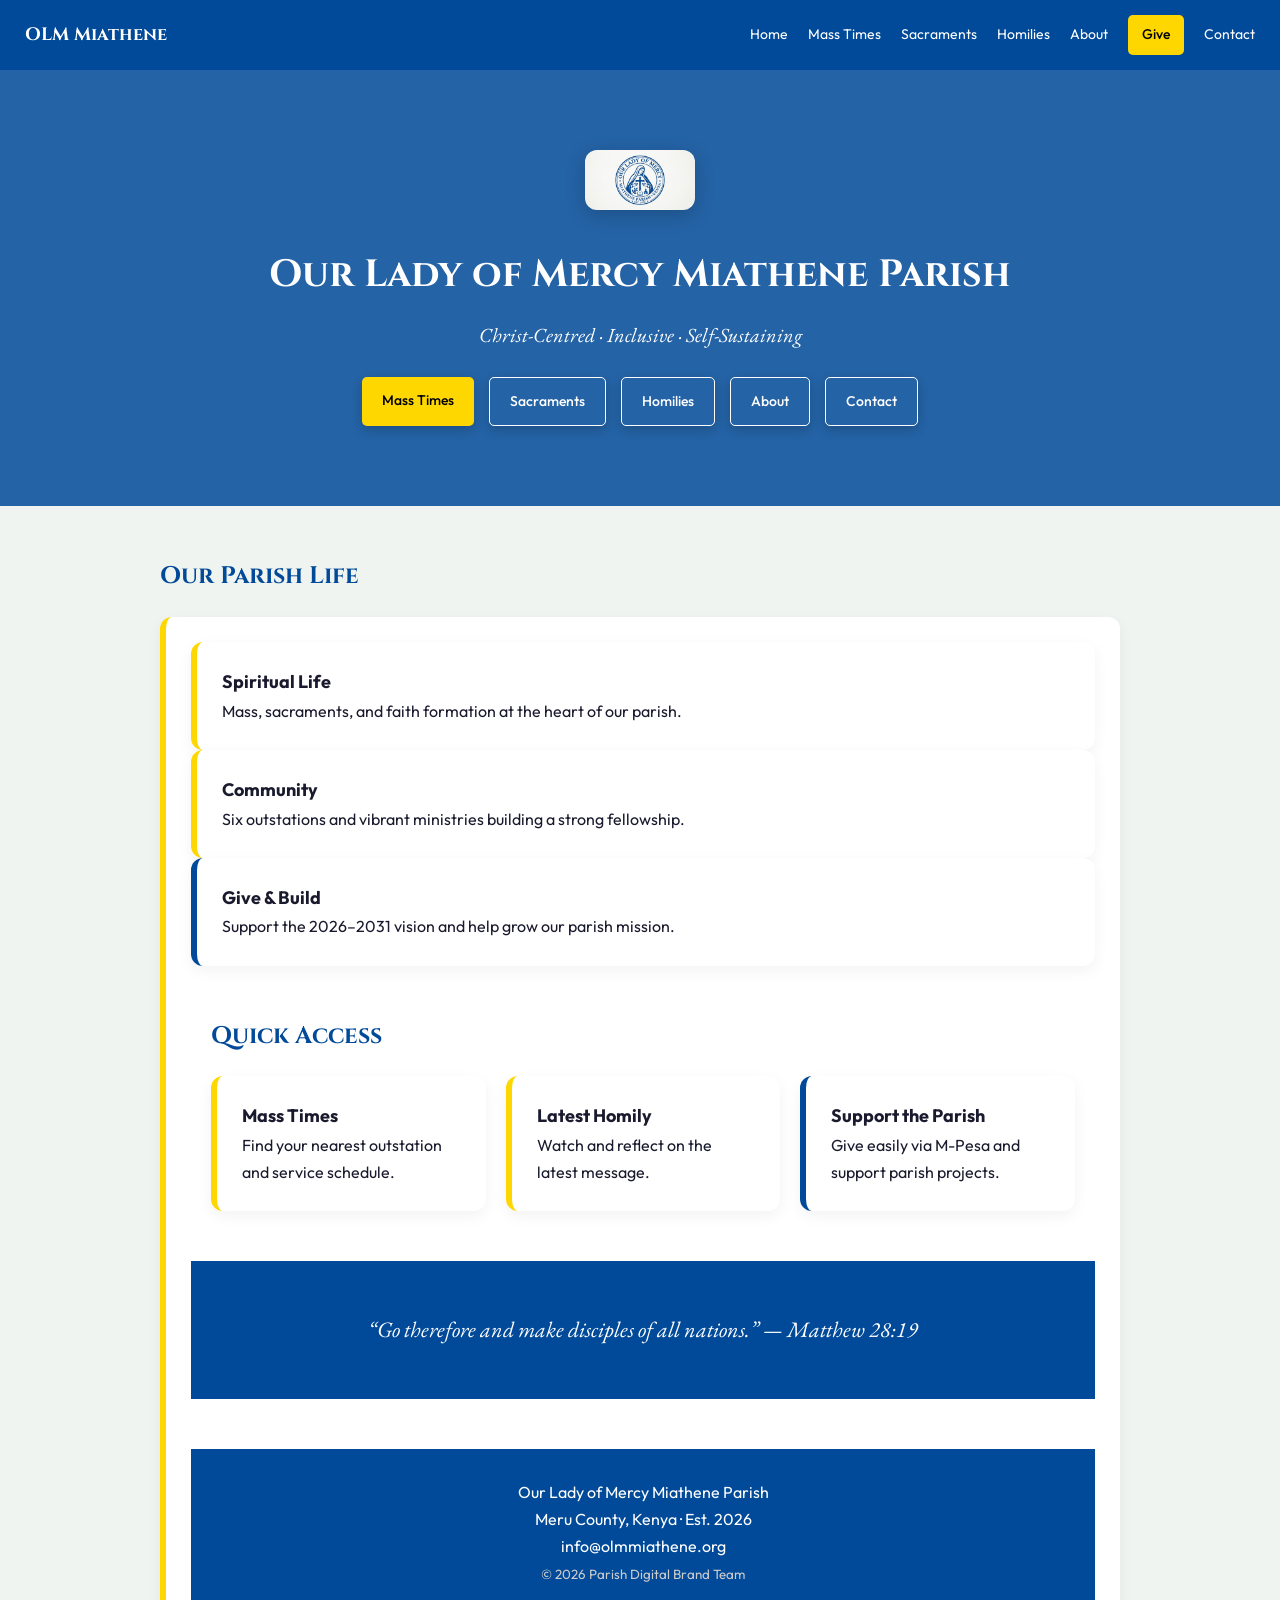
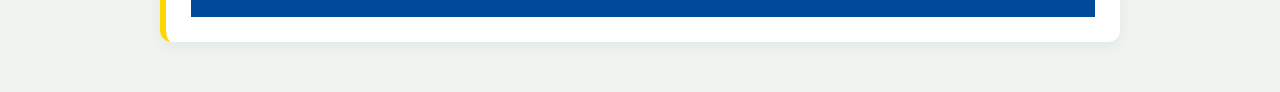
<file: index.html>
<!DOCTYPE html>
<html lang="en">
<head>
<meta charset="UTF-8" />
<meta name="viewport" content="width=device-width, initial-scale=1.0"/>
<title>Our Lady of Mercy Miathene Parish</title>

<link href="https://fonts.googleapis.com/css2?family=Cinzel:wght@400;700&family=EB+Garamond:ital@1&family=Outfit:wght@300;400;500&display=swap" rel="stylesheet">

<link rel="stylesheet" href="style.css">

<style>
:root {
  --primary:#004A99;
  --secondary:#2E7D32;
  --accent:#FFD700;
  --bg:#F0F4F0;
  --surface:#FFFFFF;
  --text:#1A1A2E;
  --muted:#5A5A6A;
}

* { box-sizing: border-box; }

body {
  margin:0;
  font-family:'Outfit', sans-serif;
  background:var(--bg);
  color:var(--text);
}

/* NAV */
nav {
  background:var(--primary);
  color:white;
  display:flex;
  justify-content:space-between;
  align-items:center;
  padding:15px 25px;
  flex-wrap:wrap;
}

nav .logo {
  font-family:'Cinzel';
  font-size:18px;
}

nav .links {
  display:flex;
  gap:20px;
  align-items:center;
}

nav a {
  color:white;
  text-decoration:none;
  font-size:14px;
}

nav .give {
  background:var(--accent);
  color:#000;
  padding:8px 14px;
  border-radius:5px;
  font-weight:500;
}

/* HERO */
.hero {
  background:linear-gradient(rgba(0,74,153,0.85), rgba(0,74,153,0.85)),
  url('https://images.unsplash.com/photo-1507692049790-de58290a4334?q=80&w=1200');
  background-size:cover;
  background-position:center;
  text-align:center;
  color:white;
  padding:80px 20px;
}

.hero img {
  width:110px;
  margin-bottom:15px;
}

.hero h1 {
  font-family:'Cinzel';
  font-size:38px;
  margin:10px 0;
}

.hero .sub {
  font-family:'EB Garamond';
  font-style:italic;
  font-size:20px;
  margin-bottom:25px;
}

.hero .cta {
  display:flex;
  justify-content:center;
  gap:15px;
  flex-wrap:wrap;
}

.btn {
  padding:12px 20px;
  border-radius:5px;
  text-decoration:none;
  font-weight:500;
  font-size:14px;
}

.btn-primary {
  background:var(--accent);
  color:#000;
}

.btn-outline {
  border:1px solid white;
  color:white;
}

/* Interactive Buttons */
a.btn:hover {
  transform: scale(1.05);
  transition: all 0.2s ease-in-out;
}

@media(max-width:600px){
  .hero h1 { font-size:28px; }
  .cta {
    flex-direction: column;
    gap: 10px;
  }
  .btn {
    width: 100%;
    text-align: center;
  }
}

/* SECTIONS */
.section {
  max-width:1000px;
  margin:50px auto;
  padding:0 20px;
}

.section h2 {
  font-family:'Cinzel';
  color:var(--primary);
  margin-bottom:20px;
}

/* CARDS */
.grid {
  display:grid;
  grid-template-columns:repeat(auto-fit, minmax(250px,1fr));
  gap:20px;
}

.card {
  background:var(--surface);
  padding:25px;
  border-radius:12px;
  box-shadow:0 5px 15px rgba(0,0,0,0.05);
  text-decoration:none;
  color: inherit;
  display:block;
}

.card h3 {
  margin-top:0;
}

/* SCRIPTURE */
.scripture {
  background:var(--primary);
  color:white;
  text-align:center;
  padding:50px 20px;
  font-family:'EB Garamond';
  font-style:italic;
  font-size:22px;
}

/* FOOTER */
.footer {
  background:var(--primary);
  color:white;
  padding:30px 20px;
  text-align:center;
  margin-top:50px;
}

.footer small {
  color:#ccc;
}
</style>
</head>

<body>

<!-- NAV -->
<nav>
  <div class="logo">OLM Miathene</div>
  <div class="links">
    <a href="index.html">Home</a>
    <a href="mass-times.html">Mass Times</a>
    <a href="sacraments.html">Sacraments</a>
    <a href="homilies.html">Homilies</a>
    <a href="about.html">About</a>
    <a href="give.html" class="give">Give</a>
    <a href="contact.html">Contact</a>
  </div>
</nav>

<!-- HERO -->
<section class="hero">
  <img src="logo.png" alt="Parish Logo">
  <h1>Our Lady of Mercy Miathene Parish</h1>
  <div class="sub">Christ-Centred · Inclusive · Self-Sustaining</div>

<div class="cta">
  <a href="mass-times.html" class="btn btn-primary">Mass Times</a>
  <a href="sacraments.html" class="btn btn-outline">Sacraments</a>
  <a href="homilies.html" class="btn btn-outline">Homilies</a>
  <a href="about.html" class="btn btn-outline">About</a>
  <a href="contact.html" class="btn btn-outline">Contact</a>
</div>
</section>

<!-- PILLARS -->
<div class="section">
  <h2>Our Parish Life</h2>
  <div class="grid">
    <div class="card card-spiritual">
<div class="card card-spiritual">
  <h3>Spiritual Life</h3>
  <p>Mass, sacraments, and faith formation at the heart of our parish.</p>
</div>
<div class="card card-community">
  <h3>Community</h3>
  <p>Six outstations and vibrant ministries building a strong fellowship.</p>
</div>
<div class="card card-giving">
  <h3>Give & Build</h3>
  <p>Support the 2026–2031 vision and help grow our parish mission.</p>
</div>

<!-- QUICK INFO -->
<div class="section">
  <h2>Quick Access</h2>
  <div class="grid">
    <a href="mass-times.html" class="card card-spiritual">
      <h3>Mass Times</h3>
      <p>Find your nearest outstation and service schedule.</p>
    </a>
    <a href="homilies.html" class="card card-community">
      <h3>Latest Homily</h3>
      <p>Watch and reflect on the latest message.</p>
    </a>
    <a href="give.html" class="card card-giving">
      <h3>Support the Parish</h3>
      <p>Give easily via M-Pesa and support parish projects.</p>
    </a>
  </div>
</div>

<!-- SCRIPTURE -->
<div class="scripture">
  “Go therefore and make disciples of all nations.” — Matthew 28:19
</div>

<!-- FOOTER -->
<div class="footer">
  <p>Our Lady of Mercy Miathene Parish</p>
  <p>Meru County, Kenya · Est. 2026</p>
  <p>info@olmmiathene.org</p>
  <small>© 2026 Parish Digital Brand Team</small>
</div>

</body>
</html>
</file>
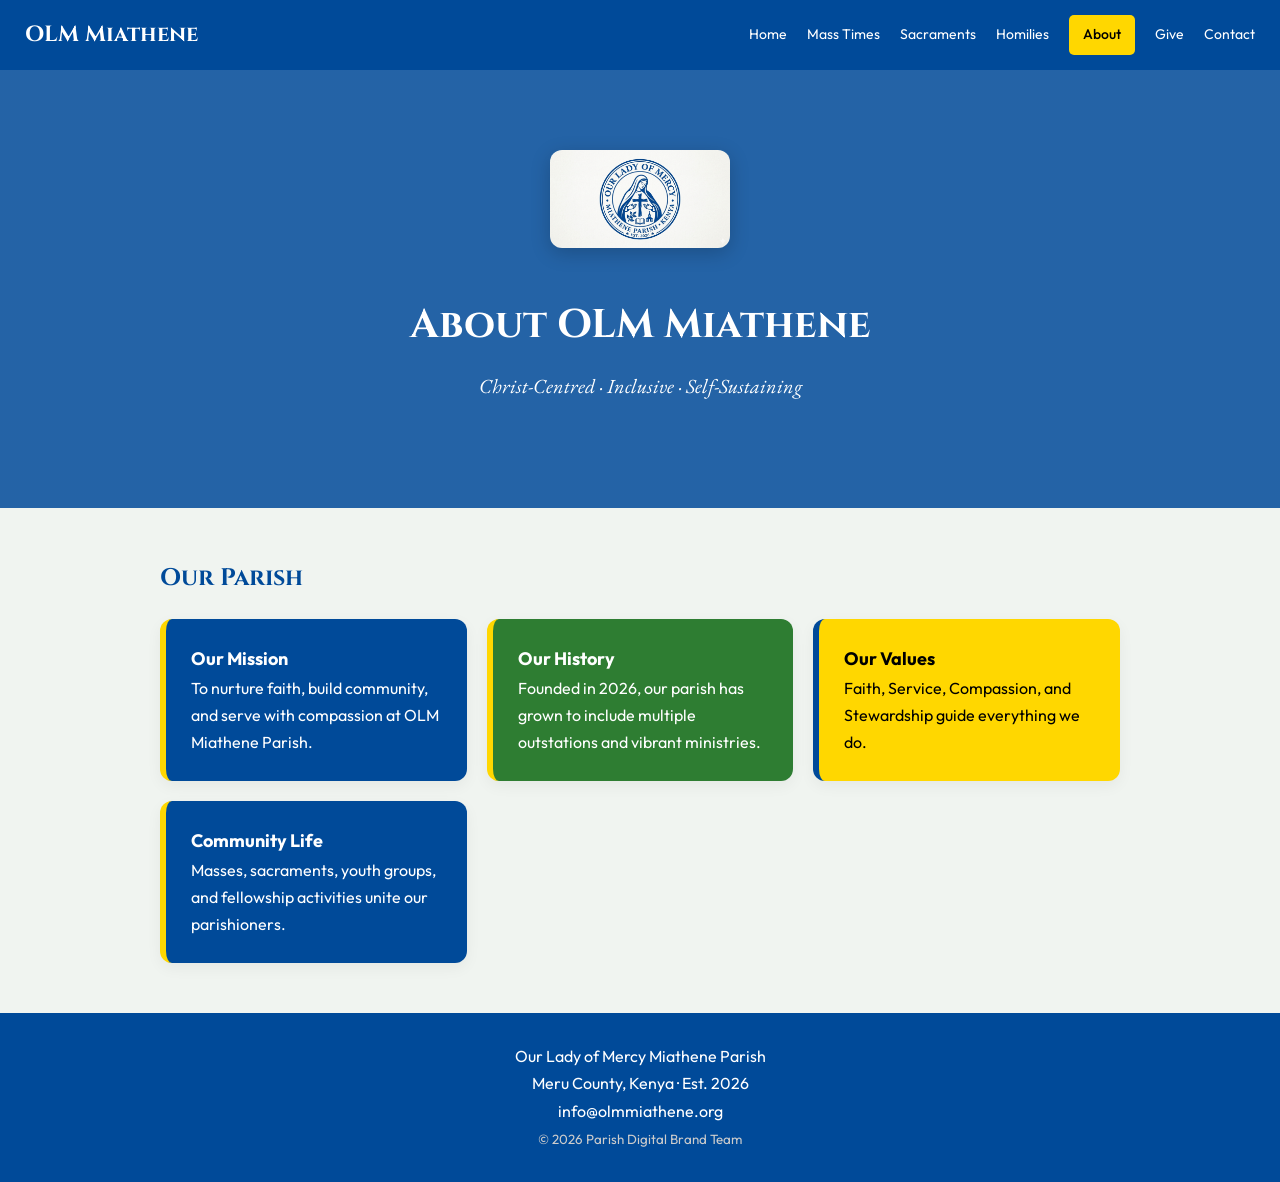
<file: about.html>
<!DOCTYPE html>
<html lang="en">
<head>
<meta charset="UTF-8">
<meta name="viewport" content="width=device-width, initial-scale=1.0">
<title>About Us - OLM Miathene</title>
<link href="https://fonts.googleapis.com/css2?family=Cinzel:wght@400;700&family=EB+Garamond:ital@1&family=Outfit:wght@300;400;500&display=swap" rel="stylesheet">
<link rel="stylesheet" href="style.css">
</head>
<body>

<!-- NAV -->
<nav>
  <div class="logo">OLM Miathene</div>
  <div class="links">
    <a href="index.html">Home</a>
    <a href="mass-times.html">Mass Times</a>
    <a href="sacraments.html">Sacraments</a>
    <a href="homilies.html">Homilies</a>
    <a href="about.html" class="give">About</a>
    <a href="give.html">Give</a>
    <a href="contact.html">Contact</a>
  </div>
</nav>

<!-- HERO -->
<section class="hero">
  <img src="logo.png" alt="Parish Logo">
  <h1>About OLM Miathene</h1>
  <div class="sub">Christ-Centred · Inclusive · Self-Sustaining</div>
</section>

<!-- PARISH INFO CARDS -->
<div class="section">
  <h2>Our Parish</h2>
  <div class="grid">
    <div class="card card-spiritual">
      <h3>Our Mission</h3>
      <p>To nurture faith, build community, and serve with compassion at OLM Miathene Parish.</p>
    </div>

    <div class="card card-community">
      <h3>Our History</h3>
      <p>Founded in 2026, our parish has grown to include multiple outstations and vibrant ministries.</p>
    </div>

    <div class="card card-giving">
      <h3>Our Values</h3>
      <p>Faith, Service, Compassion, and Stewardship guide everything we do.</p>
    </div>

    <div class="card card-spiritual">
      <h3>Community Life</h3>
      <p>Masses, sacraments, youth groups, and fellowship activities unite our parishioners.</p>
    </div>
  </div>
</div>

<!-- FOOTER -->
<div class="footer">
  <p>Our Lady of Mercy Miathene Parish</p>
  <p>Meru County, Kenya · Est. 2026</p>
  <p>info@olmmiathene.org</p>
  <small>© 2026 Parish Digital Brand Team</small>
</div>

</body>
</html>
</file>
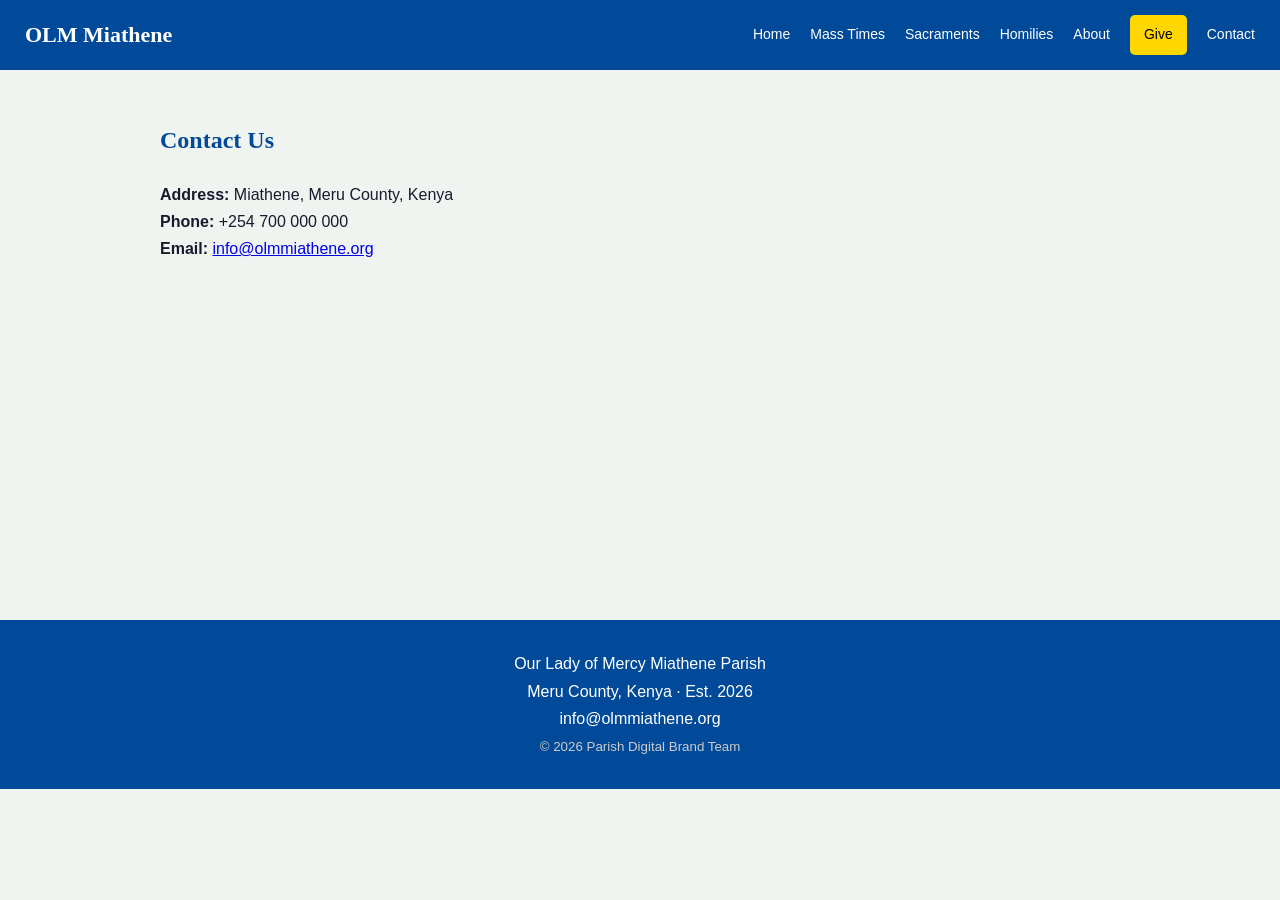
<file: contact.html>
<!DOCTYPE html>
<html lang="en">
<head>
<meta charset="UTF-8">
<meta name="viewport" content="width=device-width, initial-scale=1.0"/>
<title>Contact - OLM Miathene</title>
<link rel="stylesheet" href="style.css">
</head>
<body>

<nav>
  <div class="logo">OLM Miathene</div>
  <div class="links">
    <a href="index.html">Home</a>
    <a href="mass-times.html">Mass Times</a>
    <a href="sacraments.html">Sacraments</a>
    <a href="homilies.html">Homilies</a>
    <a href="about.html">About</a>
    <a href="give.html" class="give">Give</a>
    <a href="contact.html">Contact</a>
  </div>
</nav>

<section class="section">
  <h2>Contact Us</h2>
  <p><strong>Address:</strong> Miathene, Meru County, Kenya</p>
  <p><strong>Phone:</strong> +254 700 000 000</p>
  <p><strong>Email:</strong> <a href="mailto:info@olmmiathene.org">info@olmmiathene.org</a></p>
  <iframe src="https://www.google.com/maps/embed?pb=!1m18..." width="100%" height="300" style="border:0; border-radius:8px;" allowfullscreen="" loading="lazy"></iframe>
</section>

<div class="footer">
  <p>Our Lady of Mercy Miathene Parish</p>
  <p>Meru County, Kenya · Est. 2026</p>
  <p>info@olmmiathene.org</p>
  <small>© 2026 Parish Digital Brand Team</small>
</div>

</body>
</html>
</file>
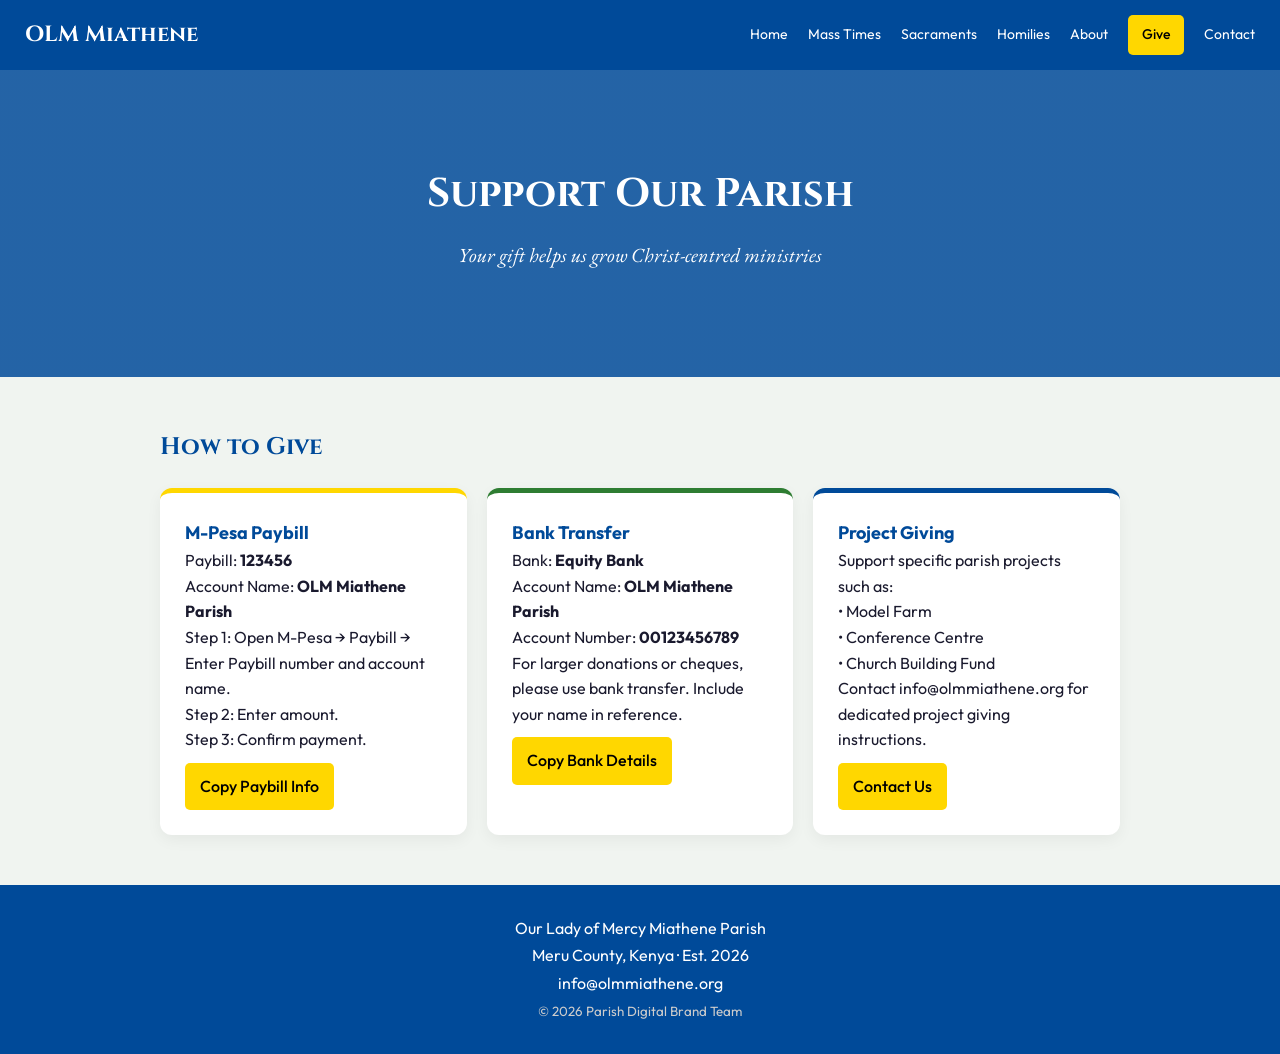
<file: give.html>
<!DOCTYPE html>
<html lang="en">
<head>
<meta charset="UTF-8" />
<meta name="viewport" content="width=device-width, initial-scale=1.0"/>
<title>Give - OLM Miathene</title>
<link href="https://fonts.googleapis.com/css2?family=Cinzel:wght@400;700&family=EB+Garamond:ital@1&family=Outfit:wght@300;400;500&display=swap" rel="stylesheet">
<link rel="stylesheet" href="style.css">
<style>
/* Give Page Specific Card Styling */
.give .grid {
  display:grid;
  grid-template-columns:repeat(auto-fit, minmax(250px,1fr));
  gap:20px;
}

.give .card {
  background:var(--surface);
  padding:25px;
  border-radius:12px;
  box-shadow:0 5px 15px rgba(0,0,0,0.05);
  transition: transform 0.3s, box-shadow 0.3s;
  border-top:5px solid var(--primary);
}

.give .card:hover {
  transform: translateY(-5px);
  box-shadow:0 10px 25px rgba(0,0,0,0.1);
}

.give .card-mpesa { border-top-color: var(--accent); }
.give .card-bank { border-top-color: var(--secondary); }
.give .card-project { border-top-color: var(--primary); }

.give h3 { margin-top:0; color:var(--primary); }
.give p { line-height:1.6; }

.give a.cta-link {
  display:inline-block;
  margin-top:10px;
  text-decoration:none;
  padding:10px 15px;
  background:var(--accent);
  color:#000;
  border-radius:5px;
  font-weight:500;
}
</style>
</head>

<body>

<!-- NAV -->
<nav>
  <div class="logo">OLM Miathene</div>
  <div class="links">
    <a href="index.html">Home</a>
    <a href="mass-times.html">Mass Times</a>
    <a href="sacraments.html">Sacraments</a>
    <a href="homilies.html">Homilies</a>
    <a href="about.html">About</a>
    <a href="give.html" class="give">Give</a>
    <a href="contact.html">Contact</a>
  </div>
</nav>

<!-- PAGE HERO -->
<section class="hero">
  <h1>Support Our Parish</h1>
  <div class="sub">Your gift helps us grow Christ-centred ministries</div>
</section>

<!-- GIVE CARDS -->
<div class="section give">
  <h2>How to Give</h2>
  <div class="grid">

    <!-- M-Pesa Card -->
    <div class="card card-mpesa">
      <h3>M-Pesa Paybill</h3>
      <p>Paybill: <strong>123456</strong><br>Account Name: <strong>OLM Miathene Parish</strong></p>
      <p>Step 1: Open M-Pesa → Paybill → Enter Paybill number and account name.<br>
      Step 2: Enter amount.<br>
      Step 3: Confirm payment.</p>
      <a href="#" class="cta-link">Copy Paybill Info</a>
    </div>

    <!-- Bank Transfer Card -->
    <div class="card card-bank">
      <h3>Bank Transfer</h3>
      <p>Bank: <strong>Equity Bank</strong><br>Account Name: <strong>OLM Miathene Parish</strong><br>Account Number: <strong>00123456789</strong></p>
      <p>For larger donations or cheques, please use bank transfer. Include your name in reference.</p>
      <a href="#" class="cta-link">Copy Bank Details</a>
    </div>

    <!-- Project Giving Card -->
    <div class="card card-project">
      <h3>Project Giving</h3>
      <p>Support specific parish projects such as:<br>• Model Farm<br>• Conference Centre<br>• Church Building Fund</p>
      <p>Contact info@olmmiathene.org for dedicated project giving instructions.</p>
      <a href="contact.html" class="cta-link">Contact Us</a>
    </div>

  </div>
</div>

<!-- FOOTER -->
<div class="footer">
  <p>Our Lady of Mercy Miathene Parish</p>
  <p>Meru County, Kenya · Est. 2026</p>
  <p>info@olmmiathene.org</p>
  <small>© 2026 Parish Digital Brand Team</small>
</div>

</body>
</html>
</file>
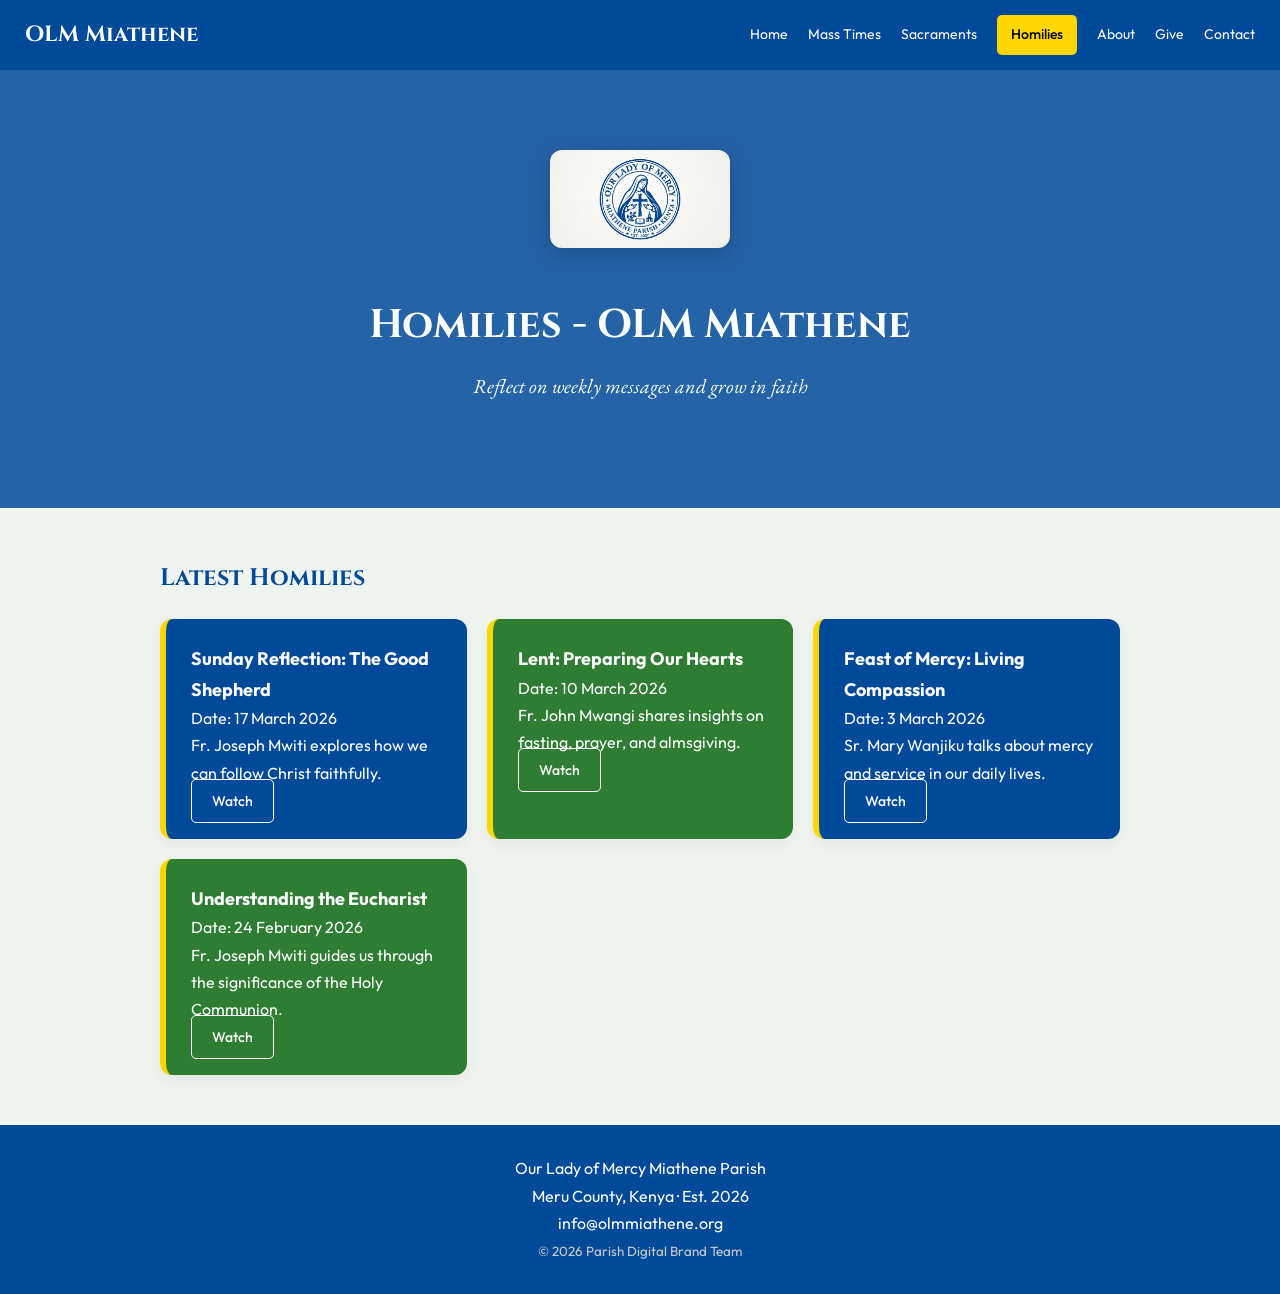
<file: homilies.html>
<!DOCTYPE html>
<html lang="en">
<head>
<meta charset="UTF-8">
<meta name="viewport" content="width=device-width, initial-scale=1.0">
<title>Homilies - OLM Miathene</title>
<link href="https://fonts.googleapis.com/css2?family=Cinzel:wght@400;700&family=EB+Garamond:ital@1&family=Outfit:wght@300;400;500&display=swap" rel="stylesheet">
<link rel="stylesheet" href="style.css">
</head>
<body>

<!-- NAV -->
<nav>
  <div class="logo">OLM Miathene</div>
  <div class="links">
    <a href="index.html">Home</a>
    <a href="mass-times.html">Mass Times</a>
    <a href="sacraments.html">Sacraments</a>
    <a href="homilies.html" class="give">Homilies</a>
    <a href="about.html">About</a>
    <a href="give.html">Give</a>
    <a href="contact.html">Contact</a>
  </div>
</nav>

<!-- HERO -->
<section class="hero">
  <img src="logo.png" alt="Parish Logo">
  <h1>Homilies - OLM Miathene</h1>
  <div class="sub">Reflect on weekly messages and grow in faith</div>
</section>

<!-- HOMILIES CARDS -->
<div class="section">
  <h2>Latest Homilies</h2>
  <div class="grid">
    <div class="card card-spiritual">
      <h3>Sunday Reflection: The Good Shepherd</h3>
      <p>Date: 17 March 2026</p>
      <p>Fr. Joseph Mwiti explores how we can follow Christ faithfully.</p>
      <a href="#" class="btn btn-outline">Watch</a>
    </div>

    <div class="card card-community">
      <h3>Lent: Preparing Our Hearts</h3>
      <p>Date: 10 March 2026</p>
      <p>Fr. John Mwangi shares insights on fasting, prayer, and almsgiving.</p>
      <a href="#" class="btn btn-outline">Watch</a>
    </div>

    <div class="card card-spiritual">
      <h3>Feast of Mercy: Living Compassion</h3>
      <p>Date: 3 March 2026</p>
      <p>Sr. Mary Wanjiku talks about mercy and service in our daily lives.</p>
      <a href="#" class="btn btn-outline">Watch</a>
    </div>

    <div class="card card-community">
      <h3>Understanding the Eucharist</h3>
      <p>Date: 24 February 2026</p>
      <p>Fr. Joseph Mwiti guides us through the significance of the Holy Communion.</p>
      <a href="#" class="btn btn-outline">Watch</a>
    </div>
  </div>
</div>

<!-- FOOTER -->
<div class="footer">
  <p>Our Lady of Mercy Miathene Parish</p>
  <p>Meru County, Kenya · Est. 2026</p>
  <p>info@olmmiathene.org</p>
  <small>© 2026 Parish Digital Brand Team</small>
</div>

</body>
</html>
</file>
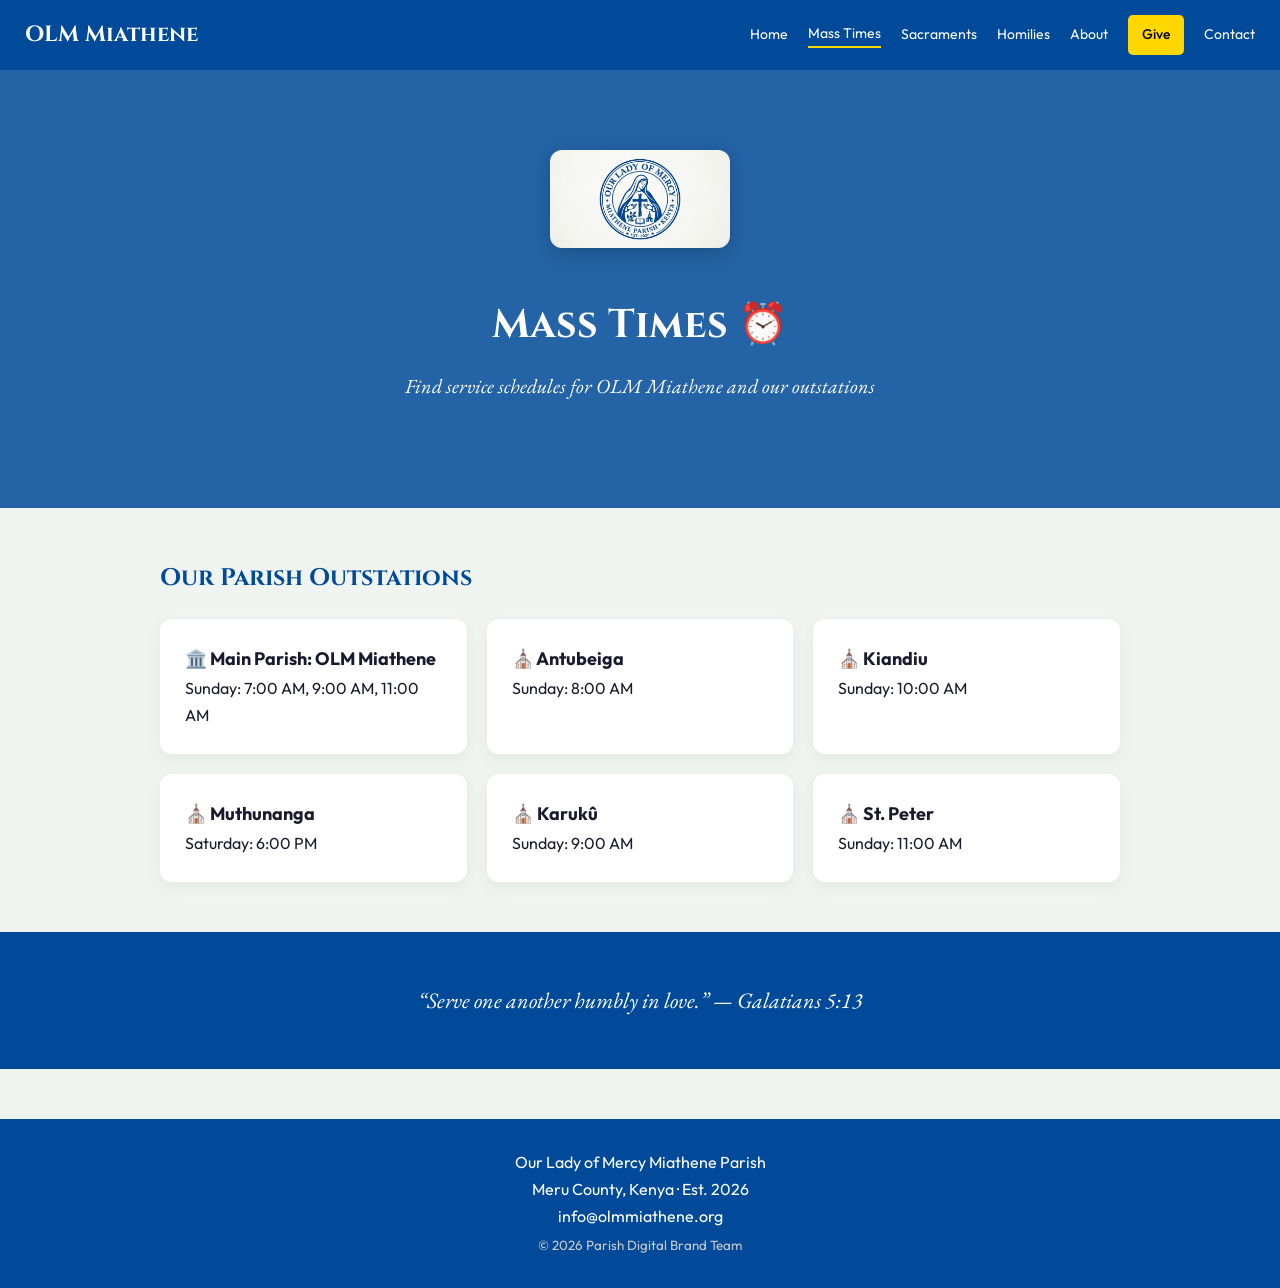
<file: mass-times.html>
<!DOCTYPE html>
<html lang="en">
<head>
<meta charset="UTF-8">
<meta name="viewport" content="width=device-width, initial-scale=1.0">
<title>Mass Times - OLM Miathene</title>
<link href="https://fonts.googleapis.com/css2?family=Cinzel:wght@400;700&family=EB+Garamond:ital@1&family=Outfit:wght@300;400;500&display=swap" rel="stylesheet">
<link rel="stylesheet" href="style.css">
</head>
<body>

<!-- NAV -->
<nav>
  <div class="logo">OLM Miathene</div>
  <div class="links">
    <a href="index.html">Home</a>
    <a href="mass-times.html" class="active">Mass Times</a>
    <a href="sacraments.html">Sacraments</a>
    <a href="homilies.html">Homilies</a>
    <a href="about.html">About</a>
    <a href="give.html" class="give">Give</a>
    <a href="contact.html">Contact</a>
  </div>
</nav>

<!-- HERO -->
<section class="hero">
  <img src="logo.png" alt="Parish Logo">
  <h1>Mass Times ⏰</h1>
  <div class="sub">Find service schedules for OLM Miathene and our outstations</div>
</section>

<!-- MASS TIMES CARDS -->
<div class="section">
  <h2>Our Parish Outstations</h2>
  <div class="grid">
    <div class="card card-blue">
      <h3>🏛️ Main Parish: OLM Miathene</h3>
      <p>Sunday: 7:00 AM, 9:00 AM, 11:00 AM</p>
    </div>
    <div class="card card-gold">
      <h3>⛪ Antubeiga</h3>
      <p>Sunday: 8:00 AM</p>
    </div>
    <div class="card card-green">
      <h3>⛪ Kiandiu</h3>
      <p>Sunday: 10:00 AM</p>
    </div>
    <div class="card card-blue">
      <h3>⛪ Muthunanga</h3>
      <p>Saturday: 6:00 PM</p>
    </div>
    <div class="card card-gold">
      <h3>⛪ Karukû</h3>
      <p>Sunday: 9:00 AM</p>
    </div>
    <div class="card card-green">
      <h3>⛪ St. Peter</h3>
      <p>Sunday: 11:00 AM</p>
    </div>
  </div>
</div>

<!-- SCRIPTURE -->
<div class="scripture">
  “Serve one another humbly in love.” — Galatians 5:13
</div>

<!-- FOOTER -->
<div class="footer">
  <p>Our Lady of Mercy Miathene Parish</p>
  <p>Meru County, Kenya · Est. 2026</p>
  <p>info@olmmiathene.org</p>
  <small>© 2026 Parish Digital Brand Team</small>
</div>

</body>
</html>
</file>
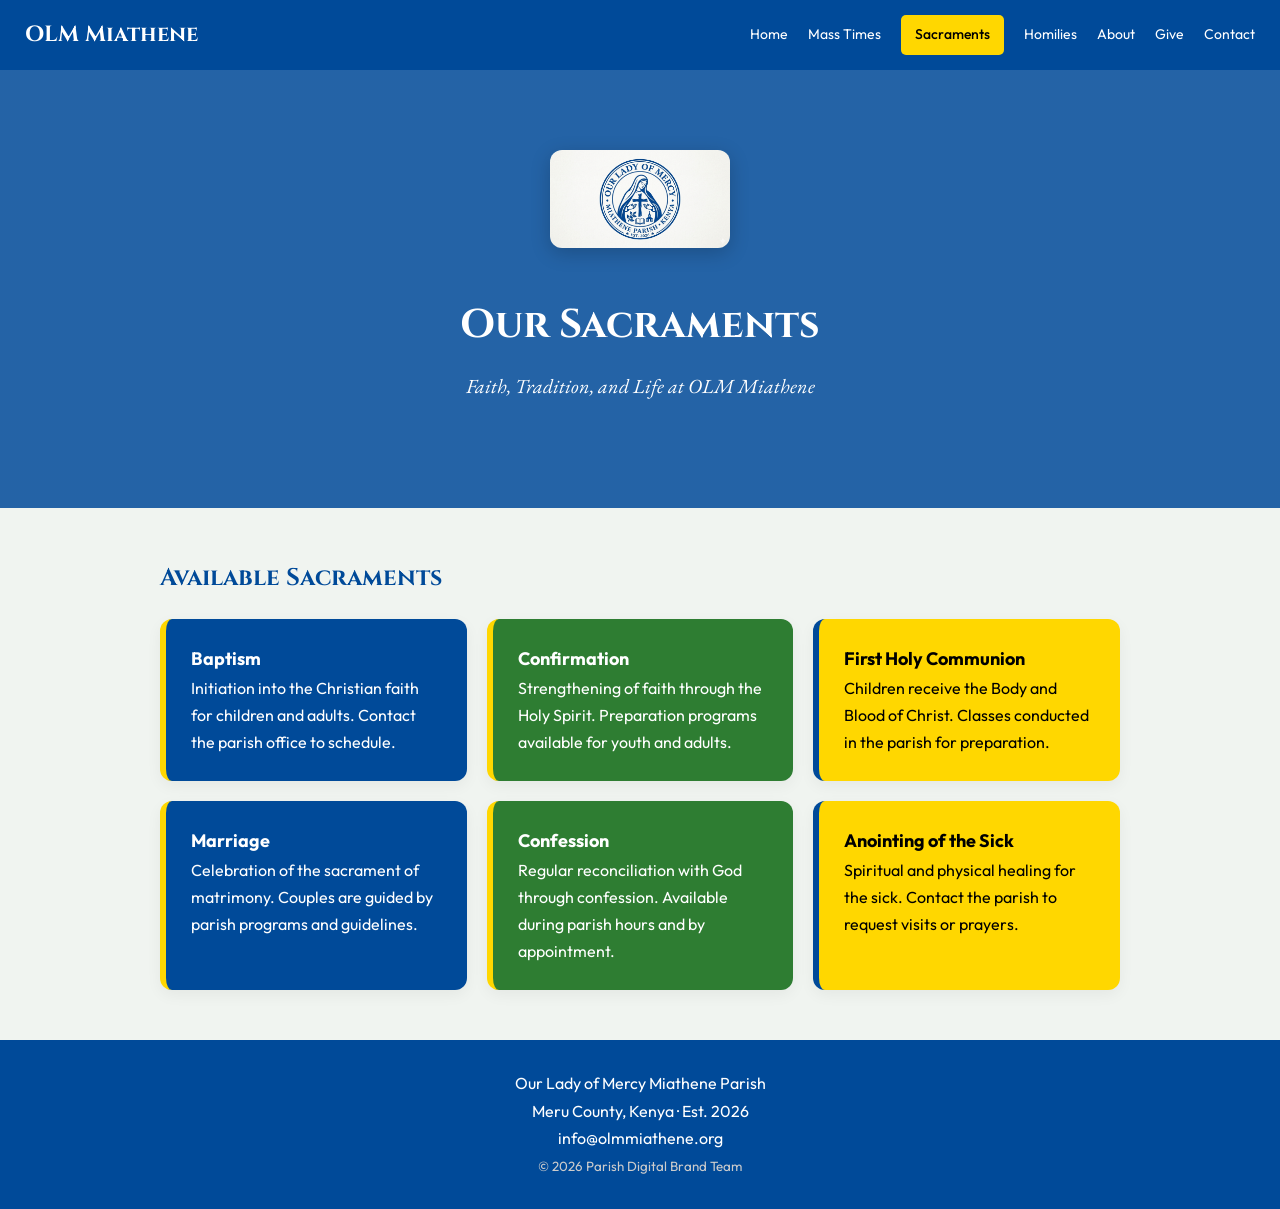
<file: sacraments.html>
<!DOCTYPE html>
<html lang="en">
<head>
<meta charset="UTF-8">
<meta name="viewport" content="width=device-width, initial-scale=1.0">
<title>Sacraments - OLM Miathene</title>
<link href="https://fonts.googleapis.com/css2?family=Cinzel:wght@400;700&family=EB+Garamond:ital@1&family=Outfit:wght@300;400;500&display=swap" rel="stylesheet">
<link rel="stylesheet" href="style.css">
</head>
<body>

<!-- NAV -->
<nav>
  <div class="logo">OLM Miathene</div>
  <div class="links">
    <a href="index.html">Home</a>
    <a href="mass-times.html">Mass Times</a>
    <a href="sacraments.html" class="give">Sacraments</a>
    <a href="homilies.html">Homilies</a>
    <a href="about.html">About</a>
    <a href="give.html">Give</a>
    <a href="contact.html">Contact</a>
  </div>
</nav>

<!-- HERO -->
<section class="hero">
  <img src="logo.png" alt="Parish Logo">
  <h1>Our Sacraments</h1>
  <div class="sub">Faith, Tradition, and Life at OLM Miathene</div>
</section>

<!-- SACRAMENTS CARDS -->
<div class="section">
  <h2>Available Sacraments</h2>
  <div class="grid">
    <div class="card card-spiritual">
      <h3>Baptism</h3>
      <p>Initiation into the Christian faith for children and adults. Contact the parish office to schedule.</p>
    </div>

    <div class="card card-community">
      <h3>Confirmation</h3>
      <p>Strengthening of faith through the Holy Spirit. Preparation programs available for youth and adults.</p>
    </div>

    <div class="card card-giving">
      <h3>First Holy Communion</h3>
      <p>Children receive the Body and Blood of Christ. Classes conducted in the parish for preparation.</p>
    </div>

    <div class="card card-spiritual">
      <h3>Marriage</h3>
      <p>Celebration of the sacrament of matrimony. Couples are guided by parish programs and guidelines.</p>
    </div>

    <div class="card card-community">
      <h3>Confession</h3>
      <p>Regular reconciliation with God through confession. Available during parish hours and by appointment.</p>
    </div>

    <div class="card card-giving">
      <h3>Anointing of the Sick</h3>
      <p>Spiritual and physical healing for the sick. Contact the parish to request visits or prayers.</p>
    </div>
  </div>
</div>

<!-- FOOTER -->
<div class="footer">
  <p>Our Lady of Mercy Miathene Parish</p>
  <p>Meru County, Kenya · Est. 2026</p>
  <p>info@olmmiathene.org</p>
  <small>© 2026 Parish Digital Brand Team</small>
</div>

</body>
</html>
</file>
<file: style.css>
/* ===== BRAND COLORS ===== */
:root {
  --primary: #004A99;       /* Mercy Blue */
  --secondary: #2E7D32;     /* Miathene Green */
  --accent: #FFD700;         /* Altar Gold */
  --bg: #F0F4F0;
  --surface: #FFFFFF;
  --text: #1A1A2E;
  --muted: #5A5A6A;
}

/* ===== RESET ===== */
* {
  box-sizing: border-box;
  margin: 0;
  padding: 0;
}

body {
  font-family: 'Outfit', sans-serif;
  background: var(--bg);
  color: var(--text);
  line-height: 1.7;
}

/* ===== NAV ===== */
nav {
  background: var(--primary);
  color: white;
  display: flex;
  justify-content: space-between;
  align-items: center;
  padding: 15px 25px;
  flex-wrap: wrap;
}

nav .logo {
  font-family: 'Cinzel', serif;
  font-size: 22px;
  font-weight: 700;
}

nav .links {
  display: flex;
  gap: 20px;
  align-items: center;
  flex-wrap: wrap;
}

nav a {
  color: white;
  text-decoration: none;
  font-size: 14px;
  transition: all 0.3s ease;
}

nav a:hover {
  background: var(--accent);
  color: #000;
  transform: scale(1.05);
  padding: 5px 10px;
  border-radius: 5px;
}

nav a.active {
  border-bottom: 2px solid var(--accent);
}

nav .give {
  background: var(--accent);
  color: #000;
  padding: 8px 14px;
  border-radius: 5px;
  font-weight: 500;
}

/* ===== HERO ===== */
.hero {
  background: linear-gradient(rgba(0,74,153,0.85), rgba(0,74,153,0.85)),
  url('https://images.unsplash.com/photo-1507692049790-de58290a4334?q=80&w=1200');
  background-size: cover;
  background-position: center;
  text-align: center;
  color: white;
  padding: 80px 20px;
}

.hero img {
  width: 180px;
  max-width: 80%;
  margin-bottom: 25px;
  border-radius: 12px;
  box-shadow: 0 5px 20px rgba(0,0,0,0.2);
  animation: floatLogo 3s ease-in-out infinite;
}

@keyframes floatLogo {
  0% { transform: translateY(0px); }
  50% { transform: translateY(-10px); }
  100% { transform: translateY(0px); }
}

.hero h1 {
  font-family: 'Cinzel', serif;
  font-size: 40px;
  margin: 10px 0;
}

.hero .sub {
  font-family: 'EB Garamond', serif;
  font-style: italic;
  font-size: 20px;
  margin-bottom: 25px;
}

.hero .cta {
  display: flex;
  justify-content: center;
  gap: 15px;
  flex-wrap: wrap;
}

.hero .cta .btn {
  box-shadow: 0 4px 12px rgba(0,0,0,0.2);
  transition: transform 0.2s ease, box-shadow 0.2s ease;
}

.hero .cta .btn:hover {
  transform: translateY(-3px);
  box-shadow: 0 8px 20px rgba(0,0,0,0.25);
}

/* ===== BUTTONS ===== */
.btn {
  padding: 12px 20px;
  border-radius: 5px;
  text-decoration: none;
  font-weight: 500;
  font-size: 14px;
}

.btn-primary {
  background: var(--accent);
  color: #000;
}

.btn-outline {
  border: 1px solid white;
  color: white;
}

/* ===== SECTIONS ===== */
.section {
  max-width: 1000px;
  margin: 50px auto;
  padding: 0 20px;
}

.section h2 {
  font-family: 'Cinzel', serif;
  color: var(--primary);
  margin-bottom: 20px;
}

/* ===== GRID & CARDS ===== */
.grid {
  display: grid;
  grid-template-columns: repeat(auto-fit, minmax(250px, 1fr));
  gap: 20px;
}

.card {
  background: var(--surface);
  padding: 25px;
  border-radius: 12px;
  box-shadow: 0 5px 15px rgba(0,0,0,0.05);
  transition: transform 0.3s, box-shadow 0.3s;
}

.card h3 {
  margin-top: 0;
  font-size: 18px;
}

.card:hover {
  transform: translateY(-8px) rotate(-0.5deg);
  box-shadow: 0 10px 25px rgba(0,0,0,0.25);
}

/* Themed cards for sections */
.card-spiritual { background: var(--primary); color: white; border-left: 6px solid var(--accent); }
.card-community { background: var(--secondary); color: white; border-left: 6px solid var(--accent); }
.card-giving { background: var(--accent); color: #000; border-left: 6px solid var(--primary); }

/* ===== MASS TIMES CARDS ===== */
.mass-times-grid {
  display: grid;
  grid-template-columns: repeat(auto-fit, minmax(250px, 1fr));
  gap: 20px;
}

.mass-card {
  background: linear-gradient(145deg, #e6f0ff, #ffffff);
  border-radius: 15px;
  padding: 25px;
  box-shadow: 0 8px 20px rgba(0,0,0,0.1);
  border-top: 6px solid var(--primary);
  text-align: center;
  cursor: pointer;
  transition: transform 0.3s, box-shadow 0.3s, border-top-color 0.3s;
}

.mass-card:hover {
  transform: translateY(-8px) scale(1.02);
  box-shadow: 0 15px 30px rgba(0,0,0,0.15);
  border-top-color: var(--accent);
}

.mass-card.main-parish {
  animation: bounce 2s infinite alternate;
}

.mass-card:nth-child(2) { border-top-color: var(--secondary); }
.mass-card:nth-child(3) { border-top-color: var(--accent); }
.mass-card:nth-child(4) { border-top-color: var(--primary); }
.mass-card:nth-child(5) { border-top-color: var(--secondary); }
.mass-card:nth-child(6) { border-top-color: var(--accent); }

@keyframes bounce {
  0% { transform: translateY(0); }
  50% { transform: translateY(-10px); }
  100% { transform: translateY(0); }
}

/* ===== SCRIPTURE ===== */
.scripture {
  background: var(--primary);
  color: white;
  text-align: center;
  padding: 50px 20px;
  font-family: 'EB Garamond', serif;
  font-style: italic;
  font-size: 22px;
}

/* ===== FOOTER ===== */
.footer {
  background: var(--primary);
  color: white;
  padding: 30px 20px;
  text-align: center;
  margin-top: 50px;
}

.footer a { color: white; text-decoration: none; }
.footer a:hover { text-decoration: underline; }
.footer small { color: #ccc; }

/* ===== MOBILE RESPONSIVENESS ===== */
@media(max-width:600px){
  .hero h1 { font-size:28px; }
  nav { flex-direction: column; align-items: flex-start; }
  nav .links { flex-direction: column; gap: 10px; margin-top: 10px; }
  .grid { grid-template-columns: 1fr; }
  .hero .cta { flex-direction: column; gap: 10px; }
  .mass-times-grid { grid-template-columns: 1fr; gap: 15px; }
  .mass-card { font-size: 14px; padding: 20px; }
}
</file>
